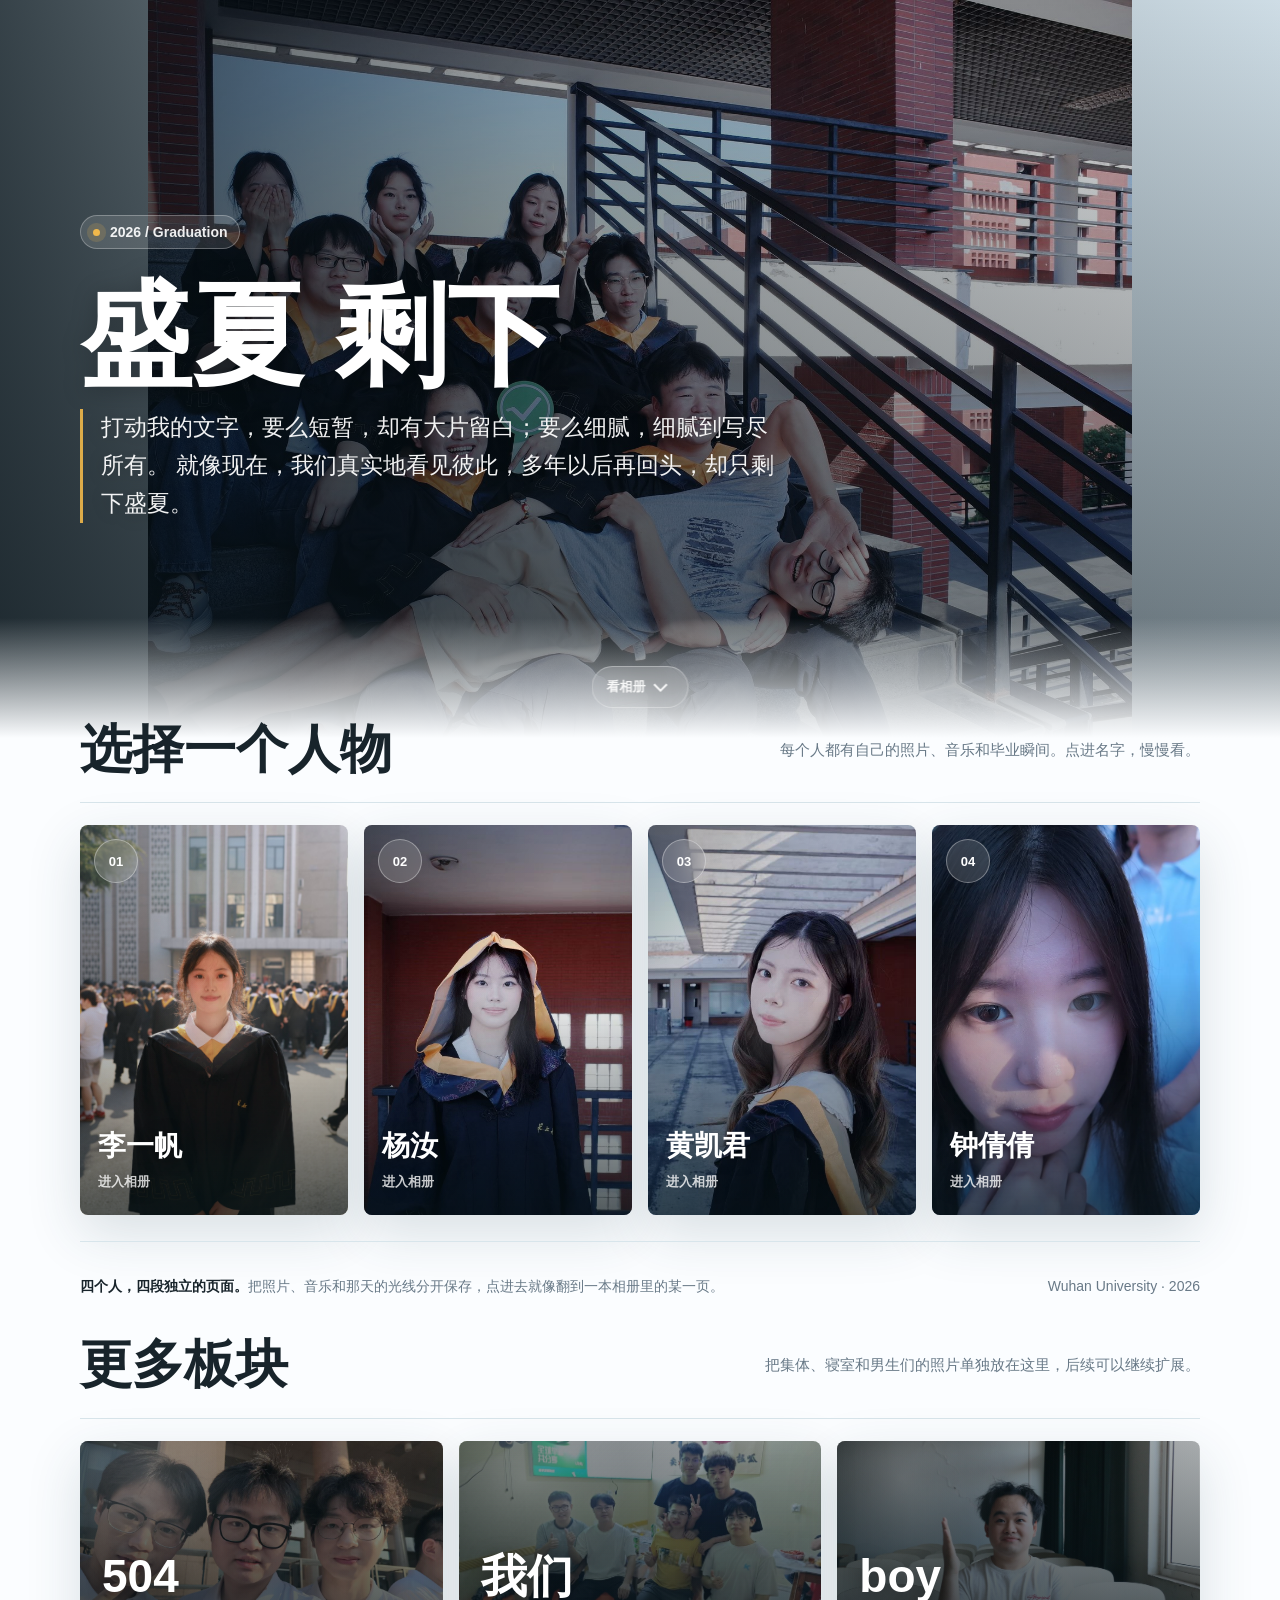
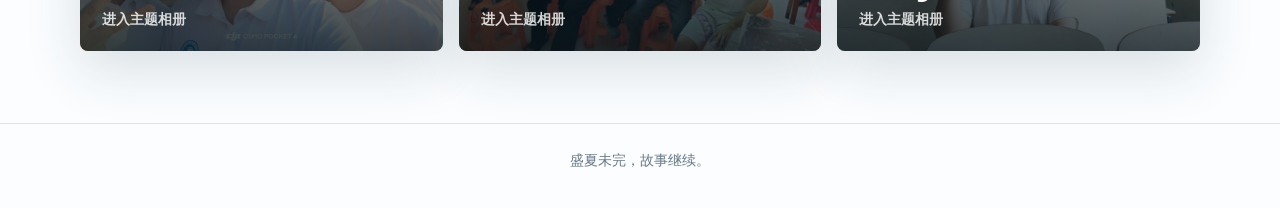
<file: index.html>
<!doctype html>
<html lang="zh-CN">
<head>
  <meta charset="utf-8">
  <meta name="viewport" content="width=device-width, initial-scale=1">
  <title>盛夏 剩下</title>
  <meta name="description" content="李一帆、杨汝、黄凯君、钟倩倩的毕业照片记录">
  <link rel="stylesheet" href="style.css?v=20260609b">
  <style>
    .home-hero {
      --hero-image: url("backgrounds/home.jpg");
      --hero-x: 50%;
      --hero-y: 50%;
      min-height: 82vh;
      align-items: center;
      padding: 28px;
      background-image:
        linear-gradient(90deg, rgba(7, 18, 24, 0.78), rgba(7, 18, 24, 0.36) 42%, rgba(7, 18, 24, 0.08)),
        linear-gradient(180deg, rgba(7, 18, 24, 0), rgba(7, 18, 24, 0.54)),
        var(--hero-image);
      background-size: auto, auto, contain;
      background-position: center, center, var(--hero-x) var(--hero-y);
      background-color: #dfeef7;
      transition: background-position 180ms ease-out;
    }

    .home-hero::after {
      content: "";
      position: absolute;
      left: 0;
      right: 0;
      bottom: 0;
      height: 120px;
      background: linear-gradient(180deg, rgba(251, 253, 255, 0), #fbfdff);
      pointer-events: none;
    }

    .home-hero .hero-inner {
      display: grid;
      gap: 18px;
      padding: 0;
      animation: heroReveal 900ms ease both;
    }

    .home-hero .eyebrow {
      display: inline-flex;
      width: fit-content;
      align-items: center;
      gap: 10px;
      padding: 8px 12px;
      border: 1px solid rgba(255, 255, 255, 0.28);
      border-radius: 999px;
      background: rgba(255, 255, 255, 0.12);
      backdrop-filter: blur(14px);
      color: rgba(255, 255, 255, 0.92);
      text-transform: none;
    }

    .home-hero .eyebrow::before {
      content: "";
      width: 7px;
      height: 7px;
      border-radius: 999px;
      background: #f1b84b;
      box-shadow: 0 0 0 6px rgba(241, 184, 75, 0.16);
    }

    .home-hero h1 {
      max-width: 740px;
      font-size: clamp(54px, 10vw, 112px);
      letter-spacing: 0;
    }

    .home-hero .lead {
      max-width: 700px;
      margin: 0;
      padding-left: 18px;
      border-left: 3px solid rgba(241, 184, 75, 0.9);
      color: rgba(255, 255, 255, 0.94);
    }

    .scroll-cue {
      position: absolute;
      left: 50%;
      bottom: 30px;
      z-index: 3;
      display: inline-grid;
      grid-template-columns: auto 18px;
      gap: 10px;
      align-items: center;
      min-height: 42px;
      padding: 0 14px;
      border: 1px solid rgba(255, 255, 255, 0.32);
      border-radius: 999px;
      background: rgba(255, 255, 255, 0.12);
      color: rgba(255, 255, 255, 0.9);
      font: inherit;
      font-size: 13px;
      font-weight: 700;
      cursor: pointer;
      backdrop-filter: blur(14px);
      transform: translateX(-50%);
      animation: cueFloat 1800ms ease-in-out infinite;
    }

    .scroll-cue::after {
      content: "";
      width: 8px;
      height: 8px;
      border-right: 2px solid currentColor;
      border-bottom: 2px solid currentColor;
      transform: translateY(-2px) rotate(45deg);
    }

    .home-main {
      position: relative;
      margin-top: -40px;
      padding-top: 0;
    }

    .home-intro {
      align-items: center;
      padding: 22px 0 24px;
      animation: riseIn 740ms ease 180ms both;
    }

    .home-intro h2 {
      font-size: clamp(30px, 4.6vw, 52px);
    }

    .people-grid {
      grid-template-columns: repeat(4, minmax(0, 1fr));
      gap: 16px;
      align-items: stretch;
    }

    .person-card {
      --glow-x: 50%;
      --glow-y: 50%;
      min-height: 390px;
      border: 0;
      border-radius: 8px;
      box-shadow: 0 18px 54px rgba(36, 68, 82, 0.16);
      isolation: isolate;
      opacity: 1;
      transform: none;
      animation: riseIn 720ms ease backwards;
      transition: transform 220ms ease, box-shadow 220ms ease, filter 220ms ease;
    }

    .person-card:nth-child(1) {
      animation-delay: 260ms;
    }

    .person-card:nth-child(2) {
      animation-delay: 360ms;
    }

    .person-card:nth-child(3) {
      animation-delay: 460ms;
    }

    .person-card:nth-child(4) {
      animation-delay: 560ms;
    }

    .person-card::before {
      content: attr(data-index);
      position: absolute;
      top: 14px;
      left: 14px;
      z-index: 2;
      display: grid;
      place-items: center;
      width: 42px;
      height: 42px;
      border: 1px solid rgba(255, 255, 255, 0.34);
      border-radius: 999px;
      background: rgba(255, 255, 255, 0.14);
      color: #fff;
      font-size: 13px;
      font-weight: 800;
      backdrop-filter: blur(12px);
    }

    .person-card::after {
      background:
        radial-gradient(circle at var(--glow-x) var(--glow-y), rgba(255, 255, 255, 0.26), rgba(255, 255, 255, 0) 24%),
        linear-gradient(180deg, rgba(7, 19, 24, 0) 38%, rgba(7, 19, 24, 0.72)),
        linear-gradient(120deg, rgba(7, 19, 24, 0.38), rgba(7, 19, 24, 0) 46%);
      opacity: 0.96;
      transition: opacity 220ms ease;
    }

    .person-card img {
      min-height: 390px;
    }

    .person-card span {
      bottom: 24px;
      font-size: 28px;
    }

    .person-card span::after {
      content: "进入相册";
      display: block;
      margin-top: 8px;
      font-size: 13px;
      font-weight: 700;
      color: rgba(255, 255, 255, 0.78);
    }

    .person-card:hover,
    .person-card:focus-visible {
      box-shadow: 0 26px 70px rgba(36, 68, 82, 0.23);
      transform: translateY(-6px);
    }

    .person-card:focus-visible {
      outline: 3px solid rgba(241, 184, 75, 0.8);
      outline-offset: 4px;
    }

    .person-card.is-entering {
      filter: brightness(1.06) saturate(1.08);
      transform: translateY(-4px) scale(0.985);
    }

    .home-memory {
      display: grid;
      grid-template-columns: 1fr auto;
      gap: 20px;
      align-items: center;
      margin-top: 26px;
      padding: 18px 0 0;
      border-top: 1px solid var(--line);
      color: var(--muted);
      font-size: 14px;
      line-height: 1.8;
      animation: riseIn 720ms ease 660ms both;
    }

    .home-memory strong {
      color: var(--ink);
    }

    .album-grid {
      display: grid;
      grid-template-columns: repeat(3, minmax(0, 1fr));
      gap: 16px;
      margin-top: 10px;
    }

    .album-card {
      position: relative;
      display: grid;
      min-height: 210px;
      align-content: end;
      overflow: hidden;
      padding: 22px;
      border-radius: 8px;
      color: #fff;
      text-decoration: none;
      box-shadow: 0 18px 54px rgba(36, 68, 82, 0.16);
      isolation: isolate;
      animation: riseIn 720ms ease backwards;
      transition: transform 220ms ease, box-shadow 220ms ease;
    }

    .album-card:nth-child(1) {
      animation-delay: 680ms;
    }

    .album-card:nth-child(2) {
      animation-delay: 760ms;
    }

    .album-card:nth-child(3) {
      animation-delay: 840ms;
    }

    .album-card::before {
      content: "";
      position: absolute;
      inset: 0;
      z-index: -2;
      background-image:
        linear-gradient(135deg, rgba(7, 18, 24, 0.58), rgba(7, 18, 24, 0.18)),
        var(--album-image);
      background-size: cover;
      background-position: center;
      transition: transform 260ms ease, filter 260ms ease;
    }

    .album-card::after {
      content: "";
      position: absolute;
      inset: 0;
      z-index: -1;
      background:
        linear-gradient(180deg, rgba(7, 19, 24, 0.04), rgba(7, 19, 24, 0.7)),
        radial-gradient(circle at 18% 18%, rgba(255, 255, 255, 0.26), rgba(255, 255, 255, 0) 30%);
    }

    .album-card:hover,
    .album-card:focus-visible {
      transform: translateY(-6px);
      box-shadow: 0 26px 70px rgba(36, 68, 82, 0.23);
    }

    .album-card:hover::before,
    .album-card:focus-visible::before {
      filter: saturate(1.08) brightness(1.04);
      transform: scale(1.035);
    }

    .album-card strong {
      font-size: clamp(30px, 4vw, 46px);
      line-height: 1;
      text-shadow: 0 2px 18px rgba(0, 0, 0, 0.34);
    }

    .album-card span {
      margin-top: 12px;
      font-size: 14px;
      font-weight: 700;
      color: rgba(255, 255, 255, 0.82);
    }

    @keyframes heroReveal {
      from {
        opacity: 0;
        transform: translateY(18px);
      }
      to {
        opacity: 1;
        transform: translateY(0);
      }
    }

    @keyframes riseIn {
      from {
        opacity: 0;
        transform: translateY(22px);
      }
      to {
        opacity: 1;
        transform: translateY(0);
      }
    }

    @keyframes cueFloat {
      0%, 100% {
        transform: translate(-50%, 0);
      }
      50% {
        transform: translate(-50%, -7px);
      }
    }

    @media (max-width: 1000px) {
      .people-grid {
        grid-template-columns: repeat(2, minmax(0, 1fr));
      }

      .album-grid {
        grid-template-columns: 1fr;
      }
    }

    @media (max-width: 560px) {
      .home-hero {
        min-height: 76vh;
        align-items: end;
        padding: 20px;
        background-image:
          linear-gradient(180deg, rgba(7, 18, 24, 0.1), rgba(7, 18, 24, 0.74)),
          var(--hero-image);
        background-size: auto, contain;
        background-position: center, center;
        background-color: #dfeef7;
      }

      .home-main {
        margin-top: 0;
      }

      .home-intro {
        padding-top: 34px;
      }

      .people-grid {
        grid-template-columns: 1fr;
      }

      .album-grid {
        grid-template-columns: 1fr;
      }

      .person-card,
      .person-card img {
        min-height: 360px;
      }

      .album-card {
        min-height: 190px;
      }

      .home-memory {
        grid-template-columns: 1fr;
      }
    }

    @media (prefers-reduced-motion: reduce) {
      .home-hero,
      .home-hero .hero-inner,
      .home-intro,
      .person-card,
      .album-card,
      .home-memory,
      .scroll-cue {
        animation: none;
        transition: none;
      }

      .person-card {
        opacity: 1;
        transform: none;
      }
    }
  </style>
</head>
<body>
  <header class="home-hero">
    <div class="hero-inner">
      <p class="eyebrow">2026 / Graduation</p>
      <h1>盛夏 剩下</h1>
      <p class="lead">打动我的文字，要么短暂，却有大片留白；要么细腻，细腻到写尽所有。
就像现在，我们真实地看见彼此，多年以后再回头，却只剩下盛夏。</p>
    </div>
    <button class="scroll-cue" type="button" data-scroll-target="#people-title">看相册</button>
  </header>

  <main class="home-main">
    <section class="home-intro" aria-labelledby="people-title">
      <h2 id="people-title">选择一个人物</h2>
      <p>每个人都有自己的照片、音乐和毕业瞬间。点进名字，慢慢看。</p>
    </section>

    <section class="people-grid" aria-label="人物入口">
      <a class="person-card" href="people/person-1.html" data-index="01">
        <img src="photos/liyi/1.jpg" alt="李一帆封面">
        <span>李一帆</span>
      </a>
      <a class="person-card" href="people/person-2.html" data-index="02">
        <img src="photos/yangru/1.jpg" alt="杨汝封面">
        <span>杨汝</span>
      </a>
      <a class="person-card" href="people/person-3.html" data-index="03">
        <img src="photos/huangkaijun/1.jpg" alt="黄凯君封面">
        <span>黄凯君</span>
      </a>
      <a class="person-card" href="people/person-4.html" data-index="04">
        <img src="photos/zqq/1.jpg" alt="钟倩倩封面">
        <span>钟倩倩</span>
      </a>
    </section>

    <section class="home-memory" aria-label="毕业记录说明">
      <p><strong>四个人，四段独立的页面。</strong>把照片、音乐和那天的光线分开保存，点进去就像翻到一本相册里的某一页。</p>
      <p>Wuhan University · 2026</p>
    </section>

    <section class="home-intro" aria-labelledby="albums-title">
      <h2 id="albums-title">更多板块</h2>
      <p>把集体、寝室和男生们的照片单独放在这里，后续可以继续扩展。</p>
    </section>

    <section class="album-grid" aria-label="主题板块入口">
      <a class="album-card" href="albums/504.html" style="--album-image: url('backgrounds/album-504.jpg')">
        <strong>504</strong>
        <span>进入主题相册</span>
      </a>
      <a class="album-card" href="albums/women.html" style="--album-image: url('backgrounds/album-women.jpg')">
        <strong>我们</strong>
        <span>进入主题相册</span>
      </a>
      <a class="album-card" href="albums/boy.html" style="--album-image: url('backgrounds/album-boy.jpg')">
        <strong>boy</strong>
        <span>进入主题相册</span>
      </a>
    </section>
  </main>

  <footer>
    盛夏未完，故事继续。
  </footer>
  <script>
    (() => {
      const motionOk = !window.matchMedia("(prefers-reduced-motion: reduce)").matches;
      const hero = document.querySelector(".home-hero");
      const cue = document.querySelector("[data-scroll-target]");
      const cards = document.querySelectorAll(".person-card");

      if (cue) {
        cue.addEventListener("click", () => {
          document.querySelector(cue.dataset.scrollTarget)?.scrollIntoView({
            behavior: motionOk ? "smooth" : "auto",
            block: "start"
          });
        });
      }

      if (motionOk && hero && window.matchMedia("(pointer: fine)").matches) {
        hero.addEventListener("pointermove", (event) => {
          const rect = hero.getBoundingClientRect();
          const x = 50 + ((event.clientX - rect.left) / rect.width - 0.5) * 5;
          const y = 50 + ((event.clientY - rect.top) / rect.height - 0.5) * 5;
          hero.style.setProperty("--hero-x", `${x}%`);
          hero.style.setProperty("--hero-y", `${y}%`);
        });

        hero.addEventListener("pointerleave", () => {
          hero.style.setProperty("--hero-x", "50%");
          hero.style.setProperty("--hero-y", "50%");
        });
      }

      cards.forEach((card) => {
        card.addEventListener("pointermove", (event) => {
          const rect = card.getBoundingClientRect();
          const x = ((event.clientX - rect.left) / rect.width) * 100;
          const y = ((event.clientY - rect.top) / rect.height) * 100;
          card.style.setProperty("--glow-x", `${x}%`);
          card.style.setProperty("--glow-y", `${y}%`);
        });

        card.addEventListener("click", (event) => {
          if (!motionOk || event.metaKey || event.ctrlKey || event.shiftKey || event.altKey) return;
          event.preventDefault();
          card.classList.add("is-entering");
          window.setTimeout(() => {
            window.location.href = card.href;
          }, 150);
        });
      });
    })();
  </script>
</body>
</html>
</file>
<file: style.css>
:root {
  color-scheme: light;
  --ink: #18242b;
  --muted: #687987;
  --line: #d8e5eb;
  --paper: #fbfdff;
  --mist: #edf6f8;
  --sky: #9dd8f3;
  --leaf: #5aa56b;
  --sun: #f1b84b;
  --coral: #e98472;
  --shadow: 0 18px 48px rgba(36, 68, 82, 0.14);
}

* {
  box-sizing: border-box;
}

html {
  scroll-behavior: smooth;
}

body {
  margin: 0;
  min-height: 100vh;
  font-family: Arial, "Microsoft YaHei", sans-serif;
  color: var(--ink);
  background:
    linear-gradient(180deg, rgba(157, 216, 243, 0.2), rgba(251, 253, 255, 0) 360px),
    var(--paper);
  letter-spacing: 0;
}

a {
  color: inherit;
}

.home-hero,
.person-hero {
  position: relative;
  display: grid;
  align-items: end;
  min-height: 64vh;
  padding: 28px;
  overflow: hidden;
  color: #fff;
}

.home-hero {
  --hero-image: url("backgrounds/home.jpg");
  min-height: 76vh;
  background-image:
    linear-gradient(90deg, rgba(9, 24, 31, 0.72), rgba(9, 24, 31, 0.18) 48%, rgba(9, 24, 31, 0.08)),
    linear-gradient(180deg, rgba(9, 24, 31, 0.02), rgba(9, 24, 31, 0.64)),
    var(--hero-image);
  background-position: center, center, center;
  background-size: auto, auto, contain;
  background-repeat: no-repeat;
  background-color: #dfeef7;
}

.person-hero {
  background:
    radial-gradient(circle at 22% 20%, rgba(255, 255, 255, 0.82), rgba(255, 255, 255, 0) 26%),
    #eef7fa;
}

.person-hero::after {
  content: "";
  position: absolute;
  inset: 0;
  z-index: 1;
  background:
    linear-gradient(90deg, rgba(16, 34, 42, 0.7), rgba(16, 34, 42, 0.16) 36%, rgba(16, 34, 42, 0.06) 70%, rgba(16, 34, 42, 0.18)),
    linear-gradient(180deg, rgba(16, 34, 42, 0), rgba(16, 34, 42, 0.18));
}

.hero-fill {
  position: absolute;
  inset: -30px;
  z-index: 0;
  width: calc(100% + 60px);
  height: calc(100% + 60px);
  object-fit: cover;
  object-position: center;
  filter: blur(28px) saturate(1.22) brightness(1.18);
  transform: scale(1.05);
}

.hero-bg {
  position: absolute;
  inset: 0;
  z-index: 1;
  width: 100%;
  height: 100%;
  object-fit: contain;
  object-position: center;
  filter: saturate(1.12) brightness(1.08);
}

.hero-inner {
  position: relative;
  z-index: 2;
  width: min(1120px, 100%);
  margin: 0 auto;
  padding-bottom: 44px;
}

.eyebrow {
  margin: 0 0 14px;
  font-size: 14px;
  font-weight: 700;
  color: rgba(255, 255, 255, 0.82);
  text-transform: uppercase;
}

h1 {
  margin: 0;
  max-width: 840px;
  font-size: clamp(44px, 8vw, 92px);
  line-height: 0.98;
  font-weight: 800;
  text-shadow: 0 3px 24px rgba(0, 0, 0, 0.26);
}

.lead {
  max-width: 720px;
  margin: 18px 0 0;
  font-size: clamp(17px, 2.5vw, 23px);
  line-height: 1.65;
  color: rgba(255, 255, 255, 0.9);
  text-shadow: 0 2px 18px rgba(0, 0, 0, 0.24);
}

.home-main,
.person-main {
  width: min(1120px, calc(100% - 32px));
  margin: 0 auto;
  padding: 48px 0 72px;
}

.home-intro,
.section-title {
  display: flex;
  align-items: end;
  justify-content: space-between;
  gap: 24px;
  margin: 0 0 22px;
  padding-bottom: 18px;
  border-bottom: 1px solid var(--line);
}

.home-intro h2,
.section-title h2 {
  margin: 0;
  font-size: clamp(28px, 4vw, 44px);
  line-height: 1.12;
}

.home-intro p,
.note,
.story {
  color: var(--muted);
  line-height: 1.8;
  font-size: 15px;
}

.home-intro p {
  max-width: 500px;
  margin: 0;
  text-align: right;
}

.people-grid {
  display: grid;
  grid-template-columns: repeat(auto-fit, minmax(260px, 1fr));
  gap: 18px;
}

.person-card {
  position: relative;
  display: block;
  min-height: 330px;
  overflow: hidden;
  border: 1px solid rgba(216, 229, 235, 0.9);
  border-radius: 8px;
  background: #fff;
  box-shadow: var(--shadow);
  text-decoration: none;
}

.person-card::after,
.tile::after {
  content: "";
  position: absolute;
  inset: 0;
  background: linear-gradient(180deg, rgba(7, 19, 24, 0), rgba(7, 19, 24, 0.58));
  pointer-events: none;
}

.person-card img {
  display: block;
  width: 100%;
  height: 100%;
  min-height: 330px;
  object-fit: cover;
  transition: transform 260ms ease, filter 260ms ease;
}

.person-card:hover img {
  filter: saturate(1.08) brightness(1.04);
  transform: scale(1.035);
}

.person-card span {
  position: absolute;
  left: 18px;
  right: 18px;
  bottom: 18px;
  z-index: 1;
  color: #fff;
  font-size: 26px;
  font-weight: 800;
  text-shadow: 0 2px 16px rgba(0, 0, 0, 0.36);
}

.top-nav {
  position: sticky;
  top: 0;
  z-index: 10;
  width: min(1120px, calc(100% - 32px));
  margin: 0 auto;
  padding: 14px 0;
  display: flex;
  gap: 10px;
  flex-wrap: wrap;
  backdrop-filter: blur(14px);
}

.top-nav a,
.music-control {
  min-height: 42px;
  display: inline-grid;
  place-items: center;
  padding: 0 16px;
  border: 1px solid rgba(216, 229, 235, 0.92);
  border-radius: 8px;
  background: rgba(255, 255, 255, 0.9);
  color: var(--ink);
  text-decoration: none;
  box-shadow: 0 8px 24px rgba(36, 68, 82, 0.08);
  font: inherit;
  font-size: 14px;
}

.music-control {
  cursor: pointer;
  border-color: rgba(241, 184, 75, 0.55);
  background: linear-gradient(180deg, #fff8e7, #fff);
}

.music-control[hidden] {
  display: none;
}

.note {
  max-width: 440px;
  margin: 0;
  text-align: right;
}

.person-grid {
  display: grid;
  grid-template-columns: minmax(0, 1fr) minmax(300px, 0.62fr);
  gap: 22px;
  align-items: start;
}

.gallery {
  column-count: 3;
  column-gap: 14px;
}

.tile {
  position: relative;
  display: block;
  break-inside: avoid;
  margin: 0 0 14px;
  overflow: hidden;
  border-radius: 8px;
  background: var(--mist);
  border: 1px solid rgba(216, 229, 235, 0.9);
  box-shadow: 0 12px 28px rgba(36, 68, 82, 0.1);
}

.tile img {
  display: block;
  width: 100%;
  height: auto;
  object-fit: cover;
  transition: transform 260ms ease, filter 260ms ease;
}

.tile:hover img {
  filter: saturate(1.08) brightness(1.04);
  transform: scale(1.025);
}

.tile span {
  position: absolute;
  left: 12px;
  right: 12px;
  bottom: 12px;
  z-index: 1;
  color: #fff;
  font-size: 15px;
  font-weight: 700;
  text-shadow: 0 1px 10px rgba(0, 0, 0, 0.45);
}

.video-card {
  position: sticky;
  top: 86px;
  display: grid;
  gap: 14px;
  padding: 16px;
  border: 1px solid rgba(216, 229, 235, 0.92);
  border-radius: 8px;
  background: linear-gradient(180deg, #ffffff, #f3fafb);
  box-shadow: var(--shadow);
}

video {
  display: block;
  width: 100%;
  aspect-ratio: 16 / 9;
  border-radius: 6px;
  background: #111;
}

.story {
  margin: 0;
}

footer {
  border-top: 1px solid var(--line);
  padding: 28px 16px 38px;
  color: var(--muted);
  text-align: center;
  font-size: 14px;
}

.lightbox {
  position: fixed;
  inset: 0;
  z-index: 20;
  display: none;
  place-items: center;
  padding: 24px;
  background: rgba(12, 18, 22, 0.92);
}

.lightbox.is-open {
  display: grid;
}

.lightbox img {
  max-width: min(100%, 1080px);
  max-height: 82vh;
  border-radius: 8px;
  box-shadow: 0 20px 80px rgba(0, 0, 0, 0.5);
}

.lightbox-caption {
  margin: 14px 0 0;
  color: rgba(255, 255, 255, 0.84);
  text-align: center;
  font-size: 15px;
}

.lightbox-close,
.lightbox-nav {
  position: fixed;
  border: 1px solid rgba(255, 255, 255, 0.28);
  border-radius: 999px;
  background: rgba(255, 255, 255, 0.12);
  color: #fff;
  cursor: pointer;
  line-height: 1;
}

.lightbox-close {
  top: 18px;
  right: 18px;
  width: 44px;
  height: 44px;
  font-size: 28px;
}

.lightbox-nav {
  top: 50%;
  width: 48px;
  height: 48px;
  font-size: 30px;
  transform: translateY(-50%);
}

.lightbox-prev {
  left: 18px;
}

.lightbox-next {
  right: 18px;
}

@media (max-width: 920px) {
  .home-intro,
  .section-title {
    display: block;
  }

  .home-intro p,
  .note {
    margin-top: 10px;
    text-align: left;
  }

  .person-grid {
    grid-template-columns: 1fr;
  }

  .gallery {
    column-count: 2;
  }

  .video-card {
    position: static;
  }
}

@media (max-width: 560px) {
  .home-hero,
  .person-hero {
    min-height: 68vh;
    padding: 20px;
  }

  .home-hero {
    background-image:
      linear-gradient(180deg, rgba(9, 24, 31, 0.08), rgba(9, 24, 31, 0.74)),
      var(--hero-image);
    background-position: center, center;
    background-size: auto, contain;
    background-repeat: no-repeat;
    background-color: #dfeef7;
  }

  .hero-inner {
    padding-bottom: 26px;
  }

  .home-main,
  .person-main,
  .top-nav {
    width: min(100% - 24px, 1120px);
  }

  .people-grid,
  .gallery {
    grid-template-columns: 1fr;
    column-count: 1;
  }

  .person-card,
  .person-card img {
    min-height: 300px;
  }

  .lightbox {
    padding: 14px;
  }

  .lightbox-nav {
    top: auto;
    bottom: 18px;
    transform: none;
  }
}
</file>
